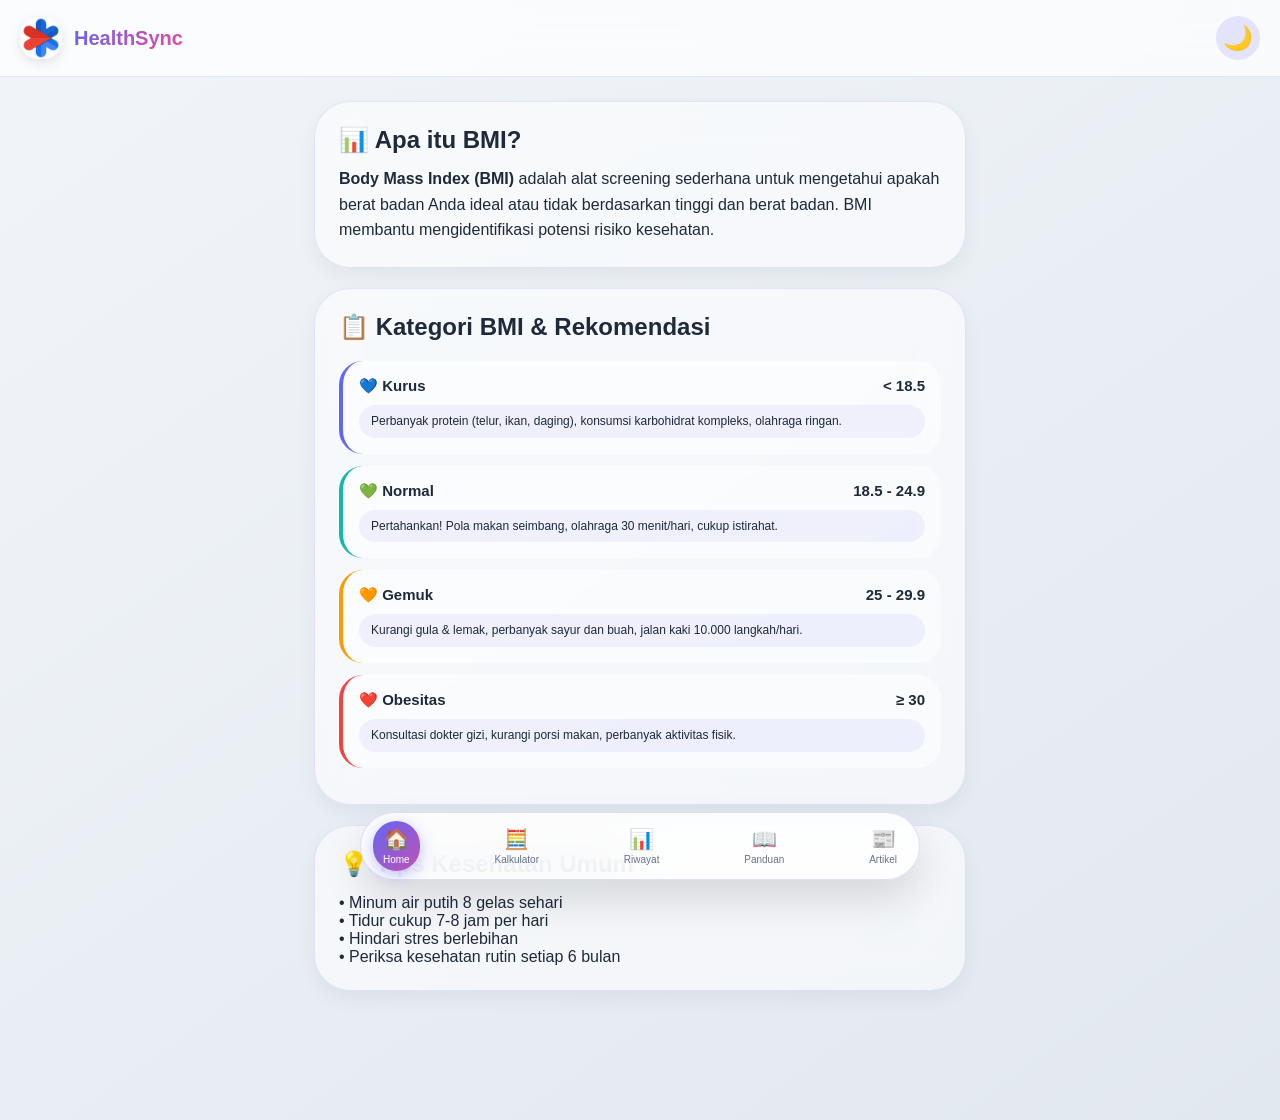
<file: index.html>
<!DOCTYPE html>
<html lang="id">
<head>
  <meta charset="UTF-8">
  <meta name="viewport" content="width=device-width, initial-scale=1.0, viewport-fit=cover, user-scalable=yes">
  <title>HealthSync | Home</title>
  <link rel="icon" type="image/webp" href="img/l1.webp">
  <link rel="stylesheet" href="style.css">
</head>
<body>

<div class="header">
  <div class="logo">
    <img src="img/l1.webp" alt="Logo" class="logo-img">
    <span class="logo-text">HealthSync</span>
  </div>
  <button onclick="toggleTheme()" class="theme-btn" id="themeToggleBtn">🌙</button>
</div>

<div class="container">
  <div class="glass-card">
    <h2 style="margin-bottom: 12px;">📊 Apa itu BMI?</h2>
    <p style="line-height: 1.6;"><strong>Body Mass Index (BMI)</strong> adalah alat screening sederhana untuk mengetahui apakah berat badan Anda ideal atau tidak berdasarkan tinggi dan berat badan. BMI membantu mengidentifikasi potensi risiko kesehatan.</p>
  </div>

  <div class="glass-card">
    <h2 style="margin-bottom: 20px;">📋 Kategori BMI & Rekomendasi</h2>
    
    <div class="bmi-category" style="border-left: 4px solid #6366F1;">
      <div class="cat-header"><span>💙 Kurus</span><span>&lt; 18.5</span></div>
      <div class="cat-rekom">Perbanyak protein (telur, ikan, daging), konsumsi karbohidrat kompleks, olahraga ringan.</div>
    </div>
    
    <div class="bmi-category" style="border-left: 4px solid #14B8A6;">
      <div class="cat-header"><span>💚 Normal</span><span>18.5 - 24.9</span></div>
      <div class="cat-rekom">Pertahankan! Pola makan seimbang, olahraga 30 menit/hari, cukup istirahat.</div>
    </div>
    
    <div class="bmi-category" style="border-left: 4px solid #F59E0B;">
      <div class="cat-header"><span>🧡 Gemuk</span><span>25 - 29.9</span></div>
      <div class="cat-rekom">Kurangi gula & lemak, perbanyak sayur dan buah, jalan kaki 10.000 langkah/hari.</div>
    </div>
    
    <div class="bmi-category" style="border-left: 4px solid #EF4444;">
      <div class="cat-header"><span>❤️ Obesitas</span><span>≥ 30</span></div>
      <div class="cat-rekom">Konsultasi dokter gizi, kurangi porsi makan, perbanyak aktivitas fisik.</div>
    </div>
  </div>

  <div class="glass-card">
    <h2 style="margin-bottom: 16px;">💡 Tips Kesehatan Umum</h2>
    <p>• Minum air putih 8 gelas sehari<br>• Tidur cukup 7-8 jam per hari<br>• Hindari stres berlebihan<br>• Periksa kesehatan rutin setiap 6 bulan</p>
  </div>
</div>

<div class="bottom-nav">
  <a href="index.html" class="nav-item active"><span>🏠</span><span>Home</span></a>
  <a href="kalkulator.html" class="nav-item"><span>🧮</span><span>Kalkulator</span></a>
  <a href="riwayat.html" class="nav-item"><span>📊</span><span>Riwayat</span></a>
  <a href="panduan.html" class="nav-item"><span>📖</span><span>Panduan</span></a>
  <a href="artikel.html" class="nav-item"><span>📰</span><span>Artikel</span></a>
</div>

<script src="script.js"></script>
</body>
</html>
</file>
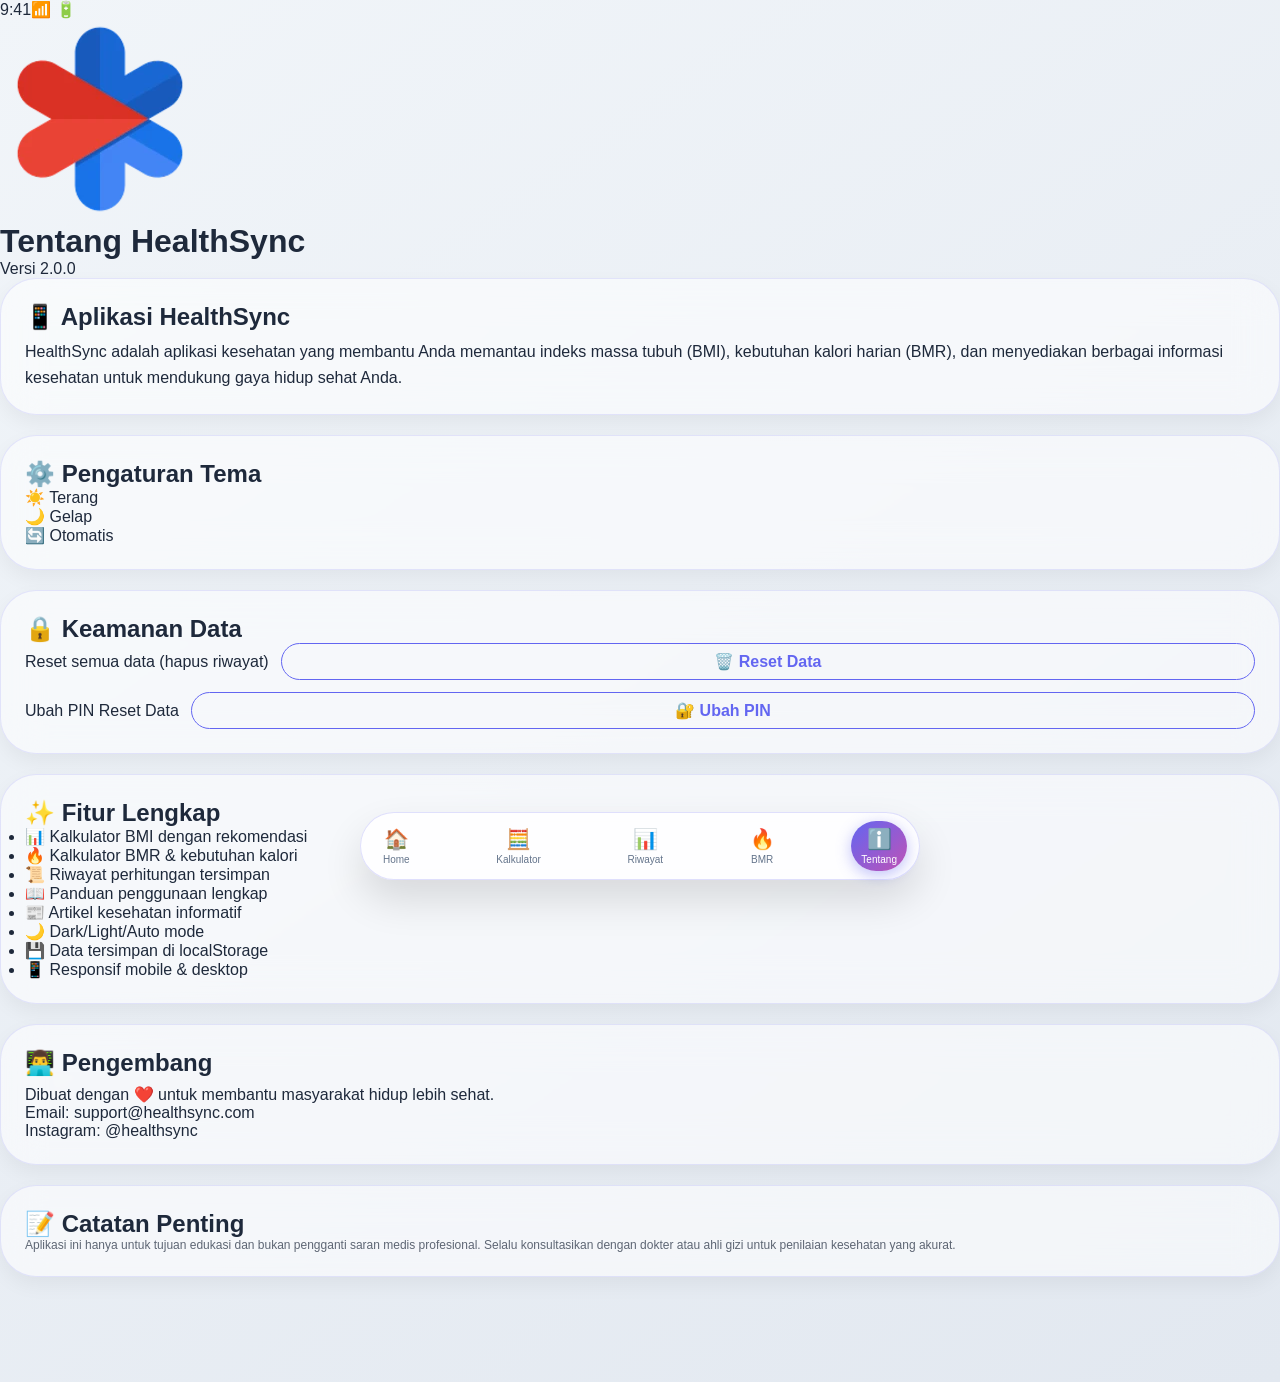
<file: about.html>
<!DOCTYPE html>
<html lang="id">
<head>
  <meta charset="UTF-8">
  <meta name="viewport" content="width=device-width, initial-scale=1.0, viewport-fit=cover, user-scalable=yes">
  <title>HealthSync | Tentang</title>
  <link rel="icon" type="image/webp" href="img/l1.webp">
  <link rel="stylesheet" href="style.css">
</head>
<body class="light">

<div class="status-bar"><span>9:41</span><span>📶 🔋</span></div>
<div class="user-section" id="userSection"></div>

<div class="main-content">
  <div class="hero">
    <img src="img/l1.webp" alt="Logo" class="hero-logo">
    <h1>Tentang HealthSync</h1>
    <div class="app-version">Versi 2.0.0</div>
  </div>

  <div class="glass-card">
    <h2>📱 Aplikasi HealthSync</h2>
    <p style="margin-top: 8px; line-height: 1.6;">HealthSync adalah aplikasi kesehatan yang membantu Anda memantau indeks massa tubuh (BMI), kebutuhan kalori harian (BMR), dan menyediakan berbagai informasi kesehatan untuk mendukung gaya hidup sehat Anda.</p>
  </div>

  <div class="glass-card">
    <h2>⚙️ Pengaturan Tema</h2>
    <div class="theme-selector">
      <div class="theme-option" data-theme="light" onclick="setThemeMode('light')">☀️ Terang</div>
      <div class="theme-option" data-theme="dark" onclick="setThemeMode('dark')">🌙 Gelap</div>
      <div class="theme-option" data-theme="auto" onclick="setThemeMode('auto')">🔄 Otomatis</div>
    </div>
  </div>

  <div class="glass-card">
    <h2>🔒 Keamanan Data</h2>
    <div style="display: flex; justify-content: space-between; align-items: center; flex-wrap: wrap; gap: 12px;">
      <span>Reset semua data (hapus riwayat)</span>
      <button onclick="openResetModal()" class="btn btn-outline" style="padding: 8px 16px; width: auto;">🗑️ Reset Data</button>
    </div>
    <div style="display: flex; justify-content: space-between; align-items: center; flex-wrap: wrap; gap: 12px; margin-top: 12px;">
      <span>Ubah PIN Reset Data</span>
      <button onclick="openChangePinModal()" class="btn btn-outline" style="padding: 8px 16px; width: auto;">🔐 Ubah PIN</button>
    </div>
  </div>

  <div class="glass-card">
    <h2>✨ Fitur Lengkap</h2>
    <ul class="feature-list">
      <li><span>📊</span> Kalkulator BMI dengan rekomendasi</li>
      <li><span>🔥</span> Kalkulator BMR & kebutuhan kalori</li>
      <li><span>📜</span> Riwayat perhitungan tersimpan</li>
      <li><span>📖</span> Panduan penggunaan lengkap</li>
      <li><span>📰</span> Artikel kesehatan informatif</li>
      <li><span>🌙</span> Dark/Light/Auto mode</li>
      <li><span>💾</span> Data tersimpan di localStorage</li>
      <li><span>📱</span> Responsif mobile & desktop</li>
    </ul>
  </div>

  <div class="glass-card">
    <h2>👨‍💻 Pengembang</h2>
    <p style="margin-top: 8px;">Dibuat dengan ❤️ untuk membantu masyarakat hidup lebih sehat.<br>Email: support@healthsync.com<br>Instagram: @healthsync</p>
  </div>

  <div class="glass-card">
    <h2>📝 Catatan Penting</h2>
    <p style="font-size: 12px; opacity: 0.7;">Aplikasi ini hanya untuk tujuan edukasi dan bukan pengganti saran medis profesional. Selalu konsultasikan dengan dokter atau ahli gizi untuk penilaian kesehatan yang akurat.</p>
  </div>
</div>

<div class="bottom-nav">
  <a href="index.html" class="nav-item"><span>🏠</span><span>Home</span></a>
  <a href="kalkulator.html" class="nav-item"><span>🧮</span><span>Kalkulator</span></a>
  <a href="riwayat.html" class="nav-item"><span>📊</span><span>Riwayat</span></a>
  <a href="bmr.html" class="nav-item"><span>🔥</span><span>BMR</span></a>
  <a href="about.html" class="nav-item active"><span>ℹ️</span><span>Tentang</span></a>
</div>

<script src="script.js"></script>
</body>
</html>
</file>
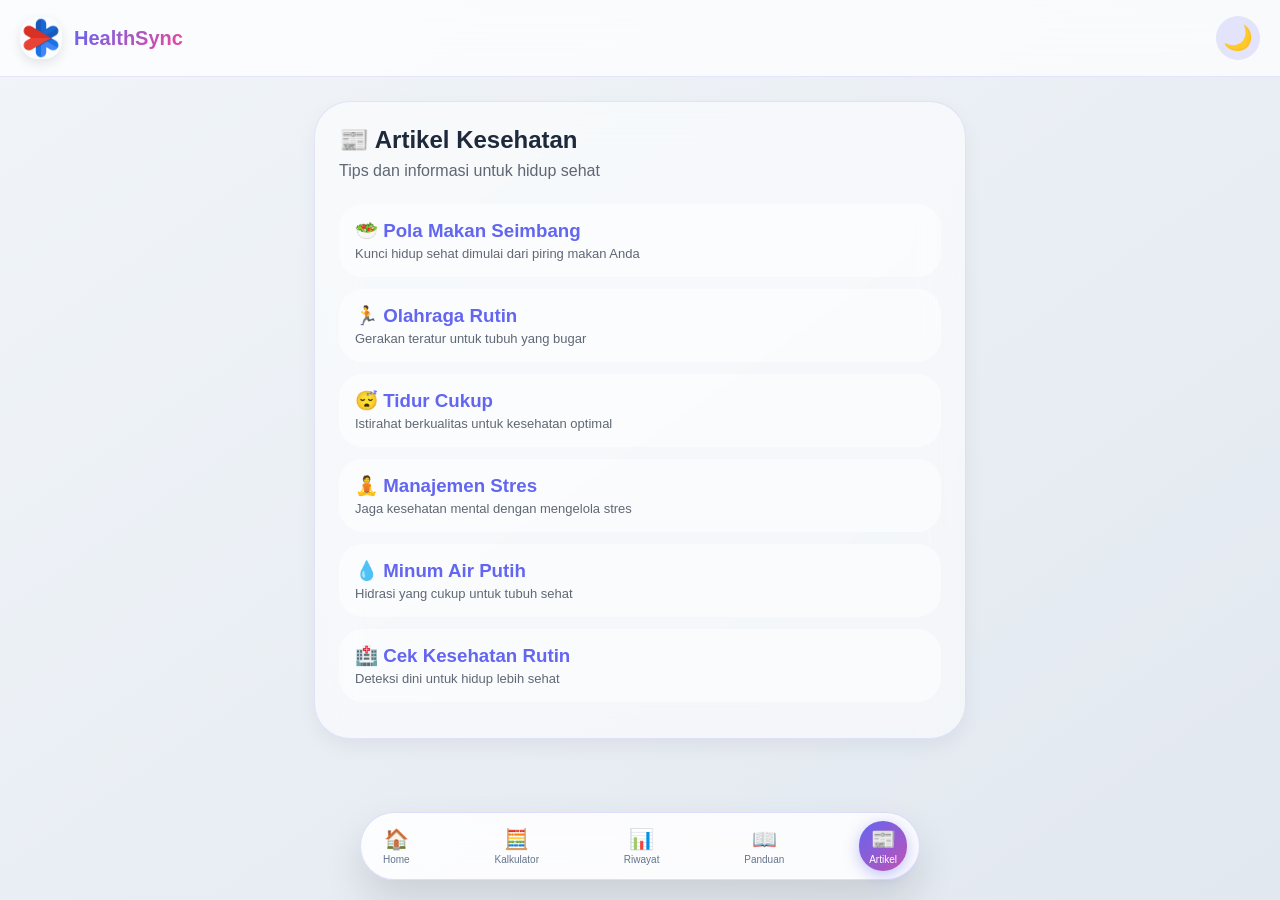
<file: artikel.html>
<!DOCTYPE html>
<html lang="id">
<head>
  <meta charset="UTF-8">
  <meta name="viewport" content="width=device-width, initial-scale=1.0, viewport-fit=cover, user-scalable=yes">
  <title>HealthSync | Artikel</title>
  <link rel="icon" type="image/webp" href="img/l1.webp">
  <link rel="stylesheet" href="style.css">
</head>
<body>

<div class="header">
  <div class="logo">
    <img src="img/l1.webp" alt="Logo" class="logo-img">
    <span class="logo-text">HealthSync</span>
  </div>
  <button onclick="toggleTheme()" class="theme-btn" id="themeToggleBtn">🌙</button>
</div>

<div class="container">
  <div class="glass-card">
    <h2 style="margin-bottom: 8px;">📰 Artikel Kesehatan</h2>
    <p style="margin-bottom: 24px; opacity: 0.7;">Tips dan informasi untuk hidup sehat</p>
    
    <div class="article-item" onclick="showArticleModal('Pola Makan Seimbang', '🥗 Konsumsilah makanan dengan gizi seimbang: karbohidrat, protein, lemak sehat, vitamin, dan mineral. Hindari makanan olahan dan perbanyak sayur serta buah-buahan segar.')">
      <h3 style="color: var(--primary); margin-bottom: 4px;">🥗 Pola Makan Seimbang</h3>
      <p style="font-size: 13px; opacity: 0.7;">Kunci hidup sehat dimulai dari piring makan Anda</p>
    </div>
    
    <div class="article-item" onclick="showArticleModal('Olahraga Rutin', '🏃 Lakukan olahraga minimal 30 menit setiap hari. Jalan kaki, bersepeda, atau berenang adalah pilihan yang baik untuk memulai kesehatan Anda.')">
      <h3 style="color: var(--primary); margin-bottom: 4px;">🏃 Olahraga Rutin</h3>
      <p style="font-size: 13px; opacity: 0.7;">Gerakan teratur untuk tubuh yang bugar</p>
    </div>
    
    <div class="article-item" onclick="showArticleModal('Tidur Cukup', '😴 Tidur 7-8 jam per hari membantu regenerasi sel dan menjaga kesehatan mental. Kurang tidur dapat memicu berbagai penyakit kronis.')">
      <h3 style="color: var(--primary); margin-bottom: 4px;">😴 Tidur Cukup</h3>
      <p style="font-size: 13px; opacity: 0.7;">Istirahat berkualitas untuk kesehatan optimal</p>
    </div>
    
    <div class="article-item" onclick="showArticleModal('Manajemen Stres', '🧘 Stres berlebih dapat mempengaruhi kesehatan fisik dan mental. Coba meditasi, yoga, atau hobi yang menyenangkan untuk relaksasi.')">
      <h3 style="color: var(--primary); margin-bottom: 4px;">🧘 Manajemen Stres</h3>
      <p style="font-size: 13px; opacity: 0.7;">Jaga kesehatan mental dengan mengelola stres</p>
    </div>
    
    <div class="article-item" onclick="showArticleModal('Minum Air Putih', '💧 Setidaknya 8 gelas air putih per hari membantu metabolisme dan menjaga hidrasi tubuh agar berfungsi optimal.')">
      <h3 style="color: var(--primary); margin-bottom: 4px;">💧 Minum Air Putih</h3>
      <p style="font-size: 13px; opacity: 0.7;">Hidrasi yang cukup untuk tubuh sehat</p>
    </div>
    
    <div class="article-item" onclick="showArticleModal('Cek Kesehatan Rutin', '🏥 Periksakan kesehatan secara rutin setiap 6 bulan untuk deteksi dini penyakit. Pencegahan lebih baik daripada mengobati.')">
      <h3 style="color: var(--primary); margin-bottom: 4px;">🏥 Cek Kesehatan Rutin</h3>
      <p style="font-size: 13px; opacity: 0.7;">Deteksi dini untuk hidup lebih sehat</p>
    </div>
  </div>
</div>

<div class="bottom-nav">
  <a href="index.html" class="nav-item"><span>🏠</span><span>Home</span></a>
  <a href="kalkulator.html" class="nav-item"><span>🧮</span><span>Kalkulator</span></a>
  <a href="riwayat.html" class="nav-item"><span>📊</span><span>Riwayat</span></a>
  <a href="panduan.html" class="nav-item"><span>📖</span><span>Panduan</span></a>
  <a href="artikel.html" class="nav-item active"><span>📰</span><span>Artikel</span></a>
</div>

<script src="script.js"></script>
</body>
</html>
</file>
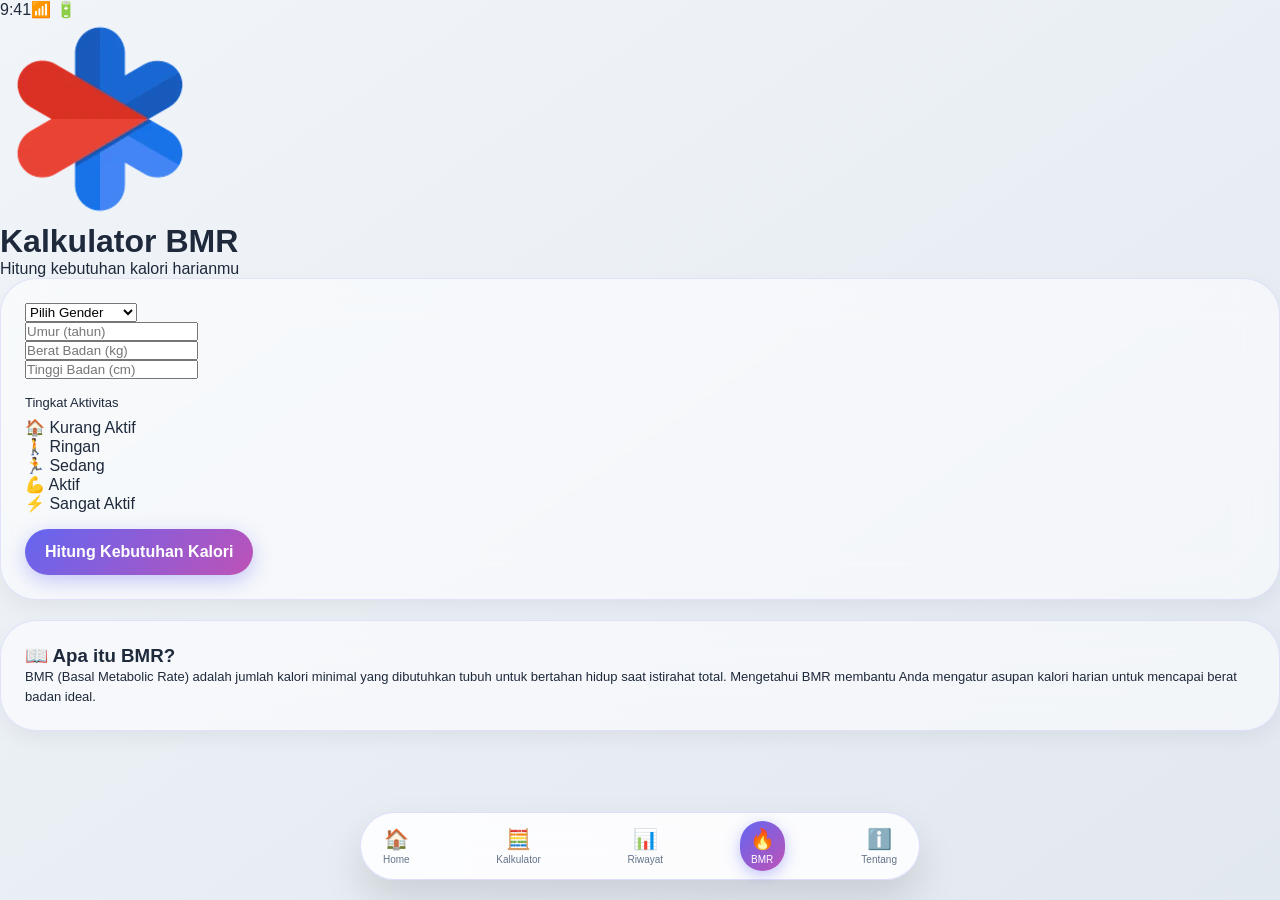
<file: bmr.html>
<!DOCTYPE html>
<html lang="id">
<head>
  <meta charset="UTF-8">
  <meta name="viewport" content="width=device-width, initial-scale=1.0, viewport-fit=cover, user-scalable=yes">
  <title>HealthSync | Kalkulator BMR</title>
  <link rel="icon" type="image/webp" href="img/l1.webp">
  <link rel="stylesheet" href="style.css">
</head>
<body class="light">

<div class="status-bar"><span>9:41</span><span>📶 🔋</span></div>
<div class="user-section" id="userSection"></div>

<div class="main-content">
  <div class="hero">
    <img src="img/l1.webp" alt="Logo" class="hero-logo">
    <h1>Kalkulator BMR</h1>
    <p class="subtitle">Hitung kebutuhan kalori harianmu</p>
  </div>

  <div class="glass-card">
    <div class="form-row">
      <div class="form-group">
        <select id="bmrGender">
          <option value="" disabled selected>Pilih Gender</option>
          <option value="Laki-laki">👨 Laki-laki</option>
          <option value="Perempuan">👩 Perempuan</option>
        </select>
      </div>
      <div class="form-group">
        <input type="number" id="bmrAge" placeholder="Umur (tahun)">
      </div>
    </div>
    <div class="form-row">
      <div class="form-group">
        <input type="number" id="bmrWeight" placeholder="Berat Badan (kg)" step="0.1">
      </div>
      <div class="form-group">
        <input type="number" id="bmrHeight" placeholder="Tinggi Badan (cm)">
      </div>
    </div>

    <div style="margin: 16px 0;">
      <div style="font-size: 13px; margin-bottom: 8px;">Tingkat Aktivitas</div>
      <div class="activity-selector">
        <div class="activity-btn active" onclick="setActivity('sedentary', this)">🏠 Kurang Aktif</div>
        <div class="activity-btn" onclick="setActivity('light', this)">🚶 Ringan</div>
        <div class="activity-btn" onclick="setActivity('moderate', this)">🏃 Sedang</div>
        <div class="activity-btn" onclick="setActivity('active', this)">💪 Aktif</div>
        <div class="activity-btn" onclick="setActivity('veryActive', this)">⚡ Sangat Aktif</div>
      </div>
    </div>

    <button onclick="calculateBMR()" class="btn btn-primary">Hitung Kebutuhan Kalori</button>
    <div id="bmrResult"></div>
  </div>

  <div class="glass-card">
    <h3>📖 Apa itu BMR?</h3>
    <p style="font-size: 13px; line-height: 1.5;">BMR (Basal Metabolic Rate) adalah jumlah kalori minimal yang dibutuhkan tubuh untuk bertahan hidup saat istirahat total. Mengetahui BMR membantu Anda mengatur asupan kalori harian untuk mencapai berat badan ideal.</p>
  </div>
</div>

<div class="bottom-nav">
  <a href="index.html" class="nav-item"><span>🏠</span><span>Home</span></a>
  <a href="kalkulator.html" class="nav-item"><span>🧮</span><span>Kalkulator</span></a>
  <a href="riwayat.html" class="nav-item"><span>📊</span><span>Riwayat</span></a>
  <a href="bmr.html" class="nav-item active"><span>🔥</span><span>BMR</span></a>
  <a href="about.html" class="nav-item"><span>ℹ️</span><span>Tentang</span></a>
</div>

<script src="script.js"></script>
</body>
</html>
</file>
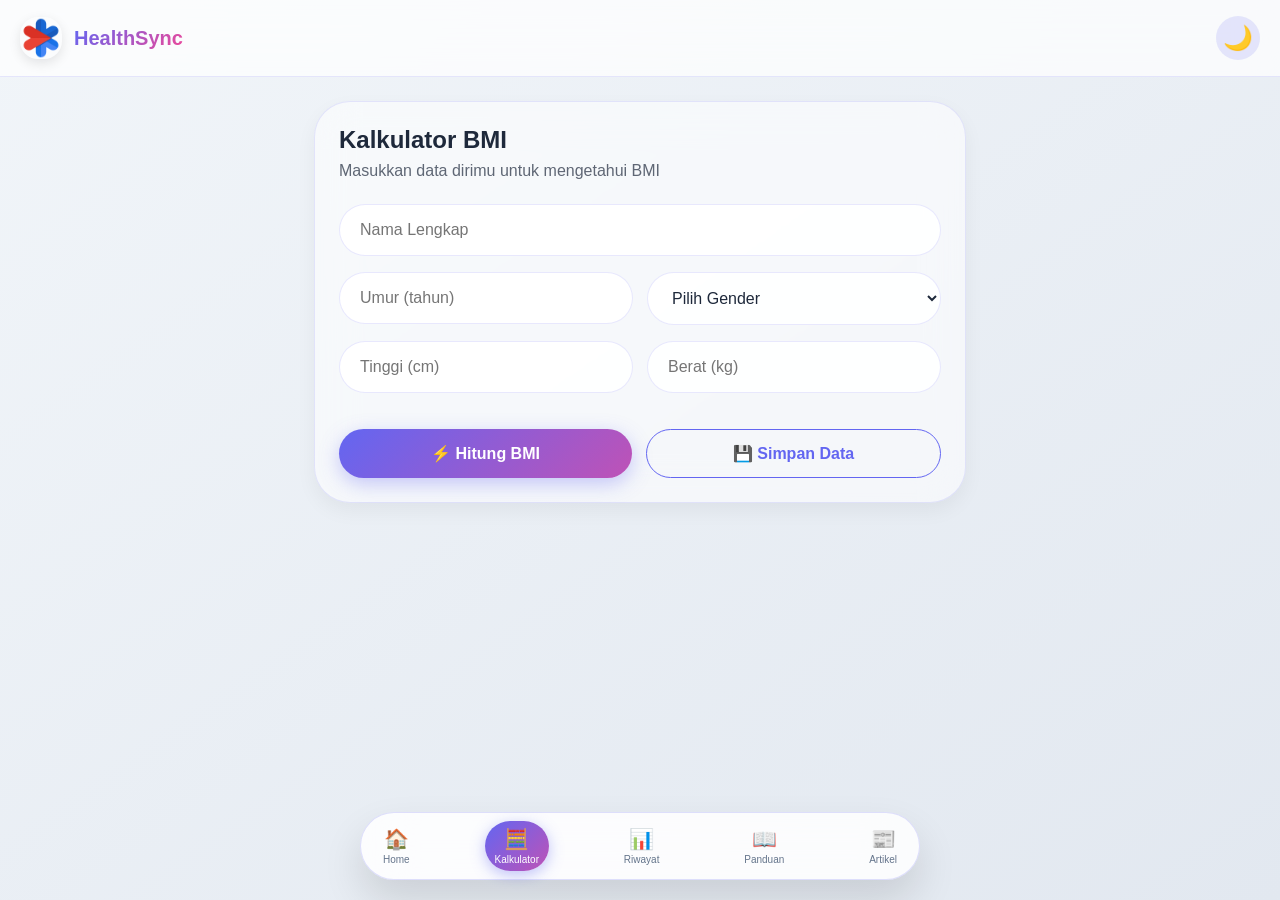
<file: kalkulator.html>
<!DOCTYPE html>
<html lang="id">
<head>
  <meta charset="UTF-8">
  <meta name="viewport" content="width=device-width, initial-scale=1.0, viewport-fit=cover, user-scalable=yes">
  <title>HealthSync | Kalkulator</title>
  <link rel="icon" type="image/webp" href="img/l1.webp">
  <link rel="stylesheet" href="style.css">
</head>
<body>

<div class="header">
  <div class="logo">
    <img src="img/l1.webp" alt="Logo" class="logo-img">
    <span class="logo-text">HealthSync</span>
  </div>
  <button onclick="toggleTheme()" class="theme-btn" id="themeToggleBtn">🌙</button>
</div>

<div class="container">
  <div class="glass-card">
    <h2 style="margin-bottom: 8px;">Kalkulator BMI</h2>
    <p style="margin-bottom: 24px; opacity: 0.7;">Masukkan data dirimu untuk mengetahui BMI</p>
    
    <div class="input-group">
      <input type="text" id="nama" placeholder="Nama Lengkap" autocomplete="off">
    </div>
    
    <div class="input-row">
      <div class="input-group">
        <input type="number" id="umur" placeholder="Umur (tahun)" min="1" max="120">
      </div>
      <div class="input-group">
        <select id="gender">
          <option value="" disabled selected>Pilih Gender</option>
          <option value="Laki-laki">👨 Laki-laki</option>
          <option value="Perempuan">👩 Perempuan</option>
        </select>
      </div>
    </div>
    
    <div class="input-row">
      <div class="input-group">
        <input type="number" id="tinggi" placeholder="Tinggi (cm)" step="1" min="50" max="250">
      </div>
      <div class="input-group">
        <input type="number" id="berat" placeholder="Berat (kg)" step="0.1" min="10" max="300">
      </div>
    </div>
    
    <div class="btn-group">
      <button onclick="hitungBMI()" class="btn btn-primary">⚡ Hitung BMI</button>
      <button onclick="simpanKeRiwayat()" class="btn btn-outline" id="btnSimpan" disabled>💾 Simpan Data</button>
    </div>
  </div>

  <div id="hasil" class="result-card" style="display: none;"></div>
</div>

<div class="bottom-nav">
  <a href="index.html" class="nav-item"><span>🏠</span><span>Home</span></a>
  <a href="kalkulator.html" class="nav-item active"><span>🧮</span><span>Kalkulator</span></a>
  <a href="riwayat.html" class="nav-item"><span>📊</span><span>Riwayat</span></a>
  <a href="panduan.html" class="nav-item"><span>📖</span><span>Panduan</span></a>
  <a href="artikel.html" class="nav-item"><span>📰</span><span>Artikel</span></a>
</div>

<script src="script.js"></script>
</body>
</html>
</file>
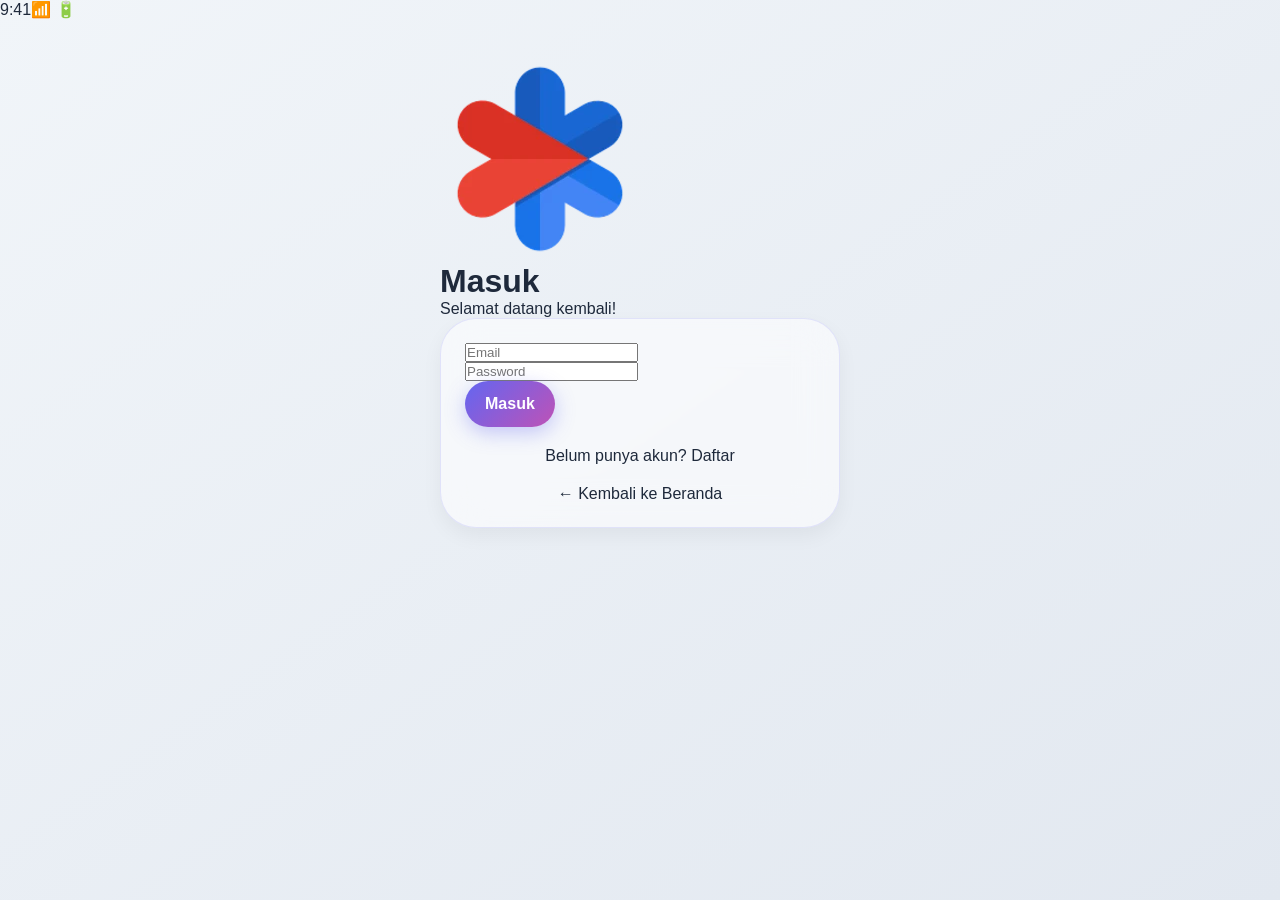
<file: login.html>
<!DOCTYPE html>
<html lang="id">
<head>
  <meta charset="UTF-8">
  <meta name="viewport" content="width=device-width, initial-scale=1.0, viewport-fit=cover, user-scalable=yes">
  <title>HealthSync | Login</title>
  <link rel="icon" type="image/webp" href="img/l1.webp">
  <link rel="stylesheet" href="style.css">
  <style>
    .login-container { max-width: 400px; margin: 0 auto; padding-top: 40px; }
    .back-link { text-align: center; margin-top: 20px; }
    .back-link a { color: var(--apple-blue); text-decoration: none; }
  </style>
</head>
<body class="light">

<div class="status-bar"><span>9:41</span><span>📶 🔋</span></div>

<div class="main-content">
  <div class="login-container">
    <div class="hero"><img src="img/l1.webp" alt="Logo" class="hero-logo"><h1>Masuk</h1><p class="subtitle">Selamat datang kembali!</p></div>

    <div class="glass-card">
      <div class="form-group"><input type="email" id="loginEmail" placeholder="Email"></div>
      <div class="form-group"><input type="password" id="loginPassword" placeholder="Password"></div>
      <button onclick="doLogin()" class="btn btn-primary">Masuk</button>
      <div class="back-link"><a href="registrasi.html">Belum punya akun? Daftar</a></div>
      <div class="back-link"><a href="index.html">← Kembali ke Beranda</a></div>
    </div>
  </div>
</div>

<script>
function doLogin() {
  const email = document.getElementById('loginEmail').value.trim();
  const password = document.getElementById('loginPassword').value;
  if (!email || !password) return alert('Isi email dan password!');
  
  const users = JSON.parse(localStorage.getItem('users')) || [];
  const user = users.find(u => u.email === email && u.password === password);
  if (user) {
    localStorage.setItem('currentUser', JSON.stringify({ nama: user.nama, email: user.email }));
    alert('Login berhasil!');
    window.location.href = 'index.html';
  } else {
    alert('Email atau password salah!');
  }
}
</script>
</body>
</html>
</file>
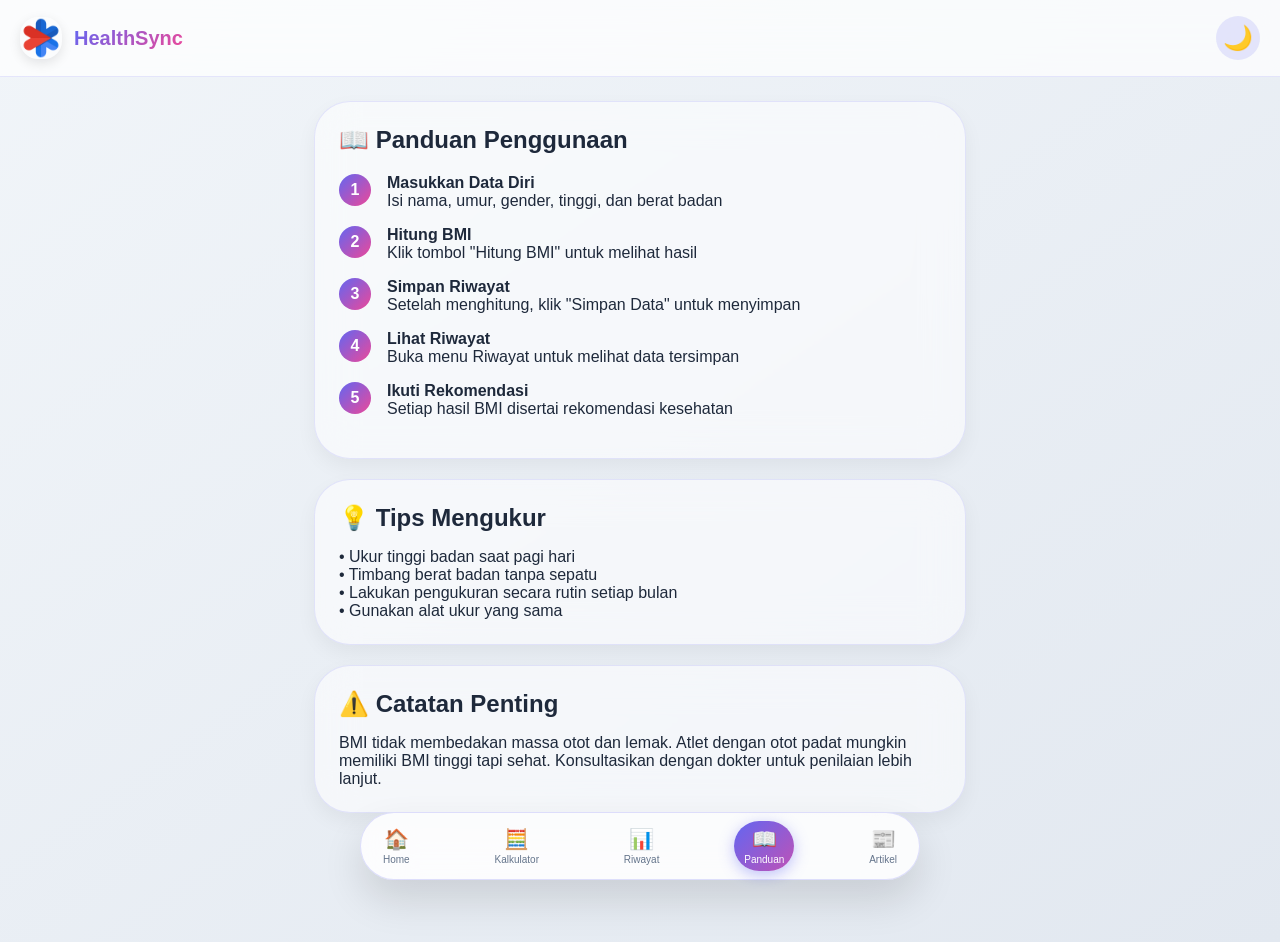
<file: panduan.html>
<!DOCTYPE html>
<html lang="id">
<head>
  <meta charset="UTF-8">
  <meta name="viewport" content="width=device-width, initial-scale=1.0, viewport-fit=cover, user-scalable=yes">
  <title>HealthSync | Panduan</title>
  <link rel="icon" type="image/webp" href="img/l1.webp">
  <link rel="stylesheet" href="style.css">
</head>
<body>

<div class="header">
  <div class="logo">
    <img src="img/l1.webp" alt="Logo" class="logo-img">
    <span class="logo-text">HealthSync</span>
  </div>
  <button onclick="toggleTheme()" class="theme-btn" id="themeToggleBtn">🌙</button>
</div>

<div class="container">
  <div class="glass-card">
    <h2 style="margin-bottom: 20px;">📖 Panduan Penggunaan</h2>
    
    <div style="margin-bottom: 16px; display: flex; gap: 16px; align-items: flex-start;">
      <div style="width: 32px; height: 32px; background: linear-gradient(135deg, #6366F1, #EC4899); border-radius: 50%; display: flex; align-items: center; justify-content: center; color: white; font-weight: bold;">1</div>
      <div><strong>Masukkan Data Diri</strong><br>Isi nama, umur, gender, tinggi, dan berat badan</div>
    </div>
    
    <div style="margin-bottom: 16px; display: flex; gap: 16px; align-items: flex-start;">
      <div style="width: 32px; height: 32px; background: linear-gradient(135deg, #6366F1, #EC4899); border-radius: 50%; display: flex; align-items: center; justify-content: center; color: white; font-weight: bold;">2</div>
      <div><strong>Hitung BMI</strong><br>Klik tombol "Hitung BMI" untuk melihat hasil</div>
    </div>
    
    <div style="margin-bottom: 16px; display: flex; gap: 16px; align-items: flex-start;">
      <div style="width: 32px; height: 32px; background: linear-gradient(135deg, #6366F1, #EC4899); border-radius: 50%; display: flex; align-items: center; justify-content: center; color: white; font-weight: bold;">3</div>
      <div><strong>Simpan Riwayat</strong><br>Setelah menghitung, klik "Simpan Data" untuk menyimpan</div>
    </div>
    
    <div style="margin-bottom: 16px; display: flex; gap: 16px; align-items: flex-start;">
      <div style="width: 32px; height: 32px; background: linear-gradient(135deg, #6366F1, #EC4899); border-radius: 50%; display: flex; align-items: center; justify-content: center; color: white; font-weight: bold;">4</div>
      <div><strong>Lihat Riwayat</strong><br>Buka menu Riwayat untuk melihat data tersimpan</div>
    </div>
    
    <div style="margin-bottom: 16px; display: flex; gap: 16px; align-items: flex-start;">
      <div style="width: 32px; height: 32px; background: linear-gradient(135deg, #6366F1, #EC4899); border-radius: 50%; display: flex; align-items: center; justify-content: center; color: white; font-weight: bold;">5</div>
      <div><strong>Ikuti Rekomendasi</strong><br>Setiap hasil BMI disertai rekomendasi kesehatan</div>
    </div>
  </div>

  <div class="glass-card">
    <h2 style="margin-bottom: 16px;">💡 Tips Mengukur</h2>
    <p>• Ukur tinggi badan saat pagi hari<br>• Timbang berat badan tanpa sepatu<br>• Lakukan pengukuran secara rutin setiap bulan<br>• Gunakan alat ukur yang sama</p>
  </div>

  <div class="glass-card">
    <h2 style="margin-bottom: 16px;">⚠️ Catatan Penting</h2>
    <p>BMI tidak membedakan massa otot dan lemak. Atlet dengan otot padat mungkin memiliki BMI tinggi tapi sehat. Konsultasikan dengan dokter untuk penilaian lebih lanjut.</p>
  </div>
</div>

<div class="bottom-nav">
  <a href="index.html" class="nav-item"><span>🏠</span><span>Home</span></a>
  <a href="kalkulator.html" class="nav-item"><span>🧮</span><span>Kalkulator</span></a>
  <a href="riwayat.html" class="nav-item"><span>📊</span><span>Riwayat</span></a>
  <a href="panduan.html" class="nav-item active"><span>📖</span><span>Panduan</span></a>
  <a href="artikel.html" class="nav-item"><span>📰</span><span>Artikel</span></a>
</div>

<script src="script.js"></script>
</body>
</html>
</file>
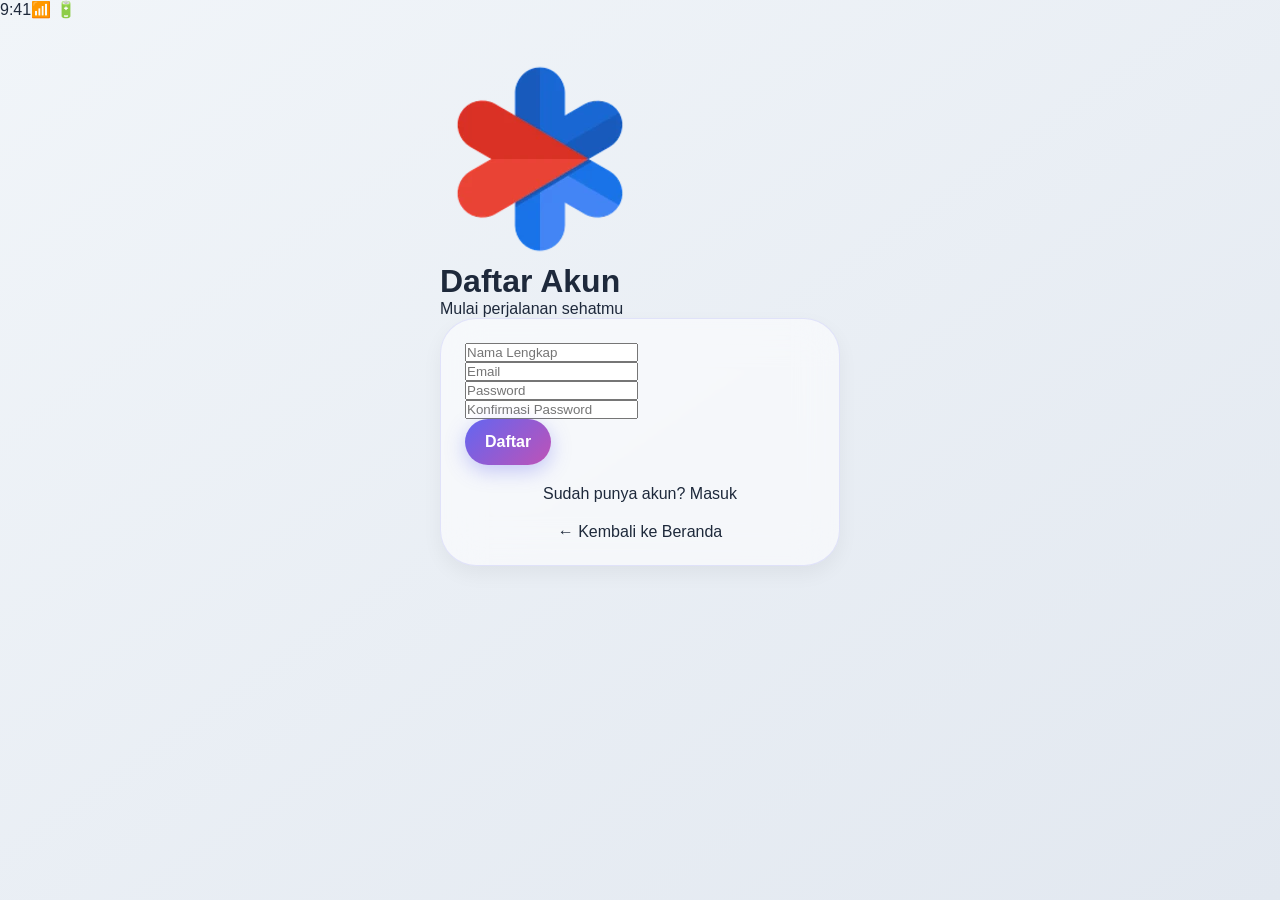
<file: registrasi.html>
<!DOCTYPE html>
<html lang="id">
<head>
  <meta charset="UTF-8">
  <meta name="viewport" content="width=device-width, initial-scale=1.0, viewport-fit=cover, user-scalable=yes">
  <title>HealthSync | Daftar</title>
  <link rel="icon" type="image/webp" href="img/l1.webp">
  <link rel="stylesheet" href="style.css">
  <style>
    .register-container { max-width: 400px; margin: 0 auto; padding-top: 40px; }
    .back-link { text-align: center; margin-top: 20px; }
    .back-link a { color: var(--apple-blue); text-decoration: none; }
  </style>
</head>
<body class="light">

<div class="status-bar"><span>9:41</span><span>📶 🔋</span></div>

<div class="main-content">
  <div class="register-container">
    <div class="hero"><img src="img/l1.webp" alt="Logo" class="hero-logo"><h1>Daftar Akun</h1><p class="subtitle">Mulai perjalanan sehatmu</p></div>

    <div class="glass-card">
      <div class="form-group"><input type="text" id="regNama" placeholder="Nama Lengkap"></div>
      <div class="form-group"><input type="email" id="regEmail" placeholder="Email"></div>
      <div class="form-group"><input type="password" id="regPassword" placeholder="Password"></div>
      <div class="form-group"><input type="password" id="regConfirm" placeholder="Konfirmasi Password"></div>
      <button onclick="doRegister()" class="btn btn-primary">Daftar</button>
      <div class="back-link"><a href="login.html">Sudah punya akun? Masuk</a></div>
      <div class="back-link"><a href="index.html">← Kembali ke Beranda</a></div>
    </div>
  </div>
</div>

<script>
function doRegister() {
  const nama = document.getElementById('regNama').value.trim();
  const email = document.getElementById('regEmail').value.trim();
  const password = document.getElementById('regPassword').value;
  const confirm = document.getElementById('regConfirm').value;
  
  if (!nama || !email || !password) return alert('Isi semua data!');
  if (password !== confirm) return alert('Password tidak cocok!');
  if (password.length < 4) return alert('Password minimal 4 karakter!');
  
  const users = JSON.parse(localStorage.getItem('users')) || [];
  if (users.find(u => u.email === email)) return alert('Email sudah terdaftar!');
  
  users.push({ nama, email, password });
  localStorage.setItem('users', JSON.stringify(users));
  alert('Pendaftaran berhasil! Silakan login.');
  window.location.href = 'login.html';
}
</script>
</body>
</html>
</file>
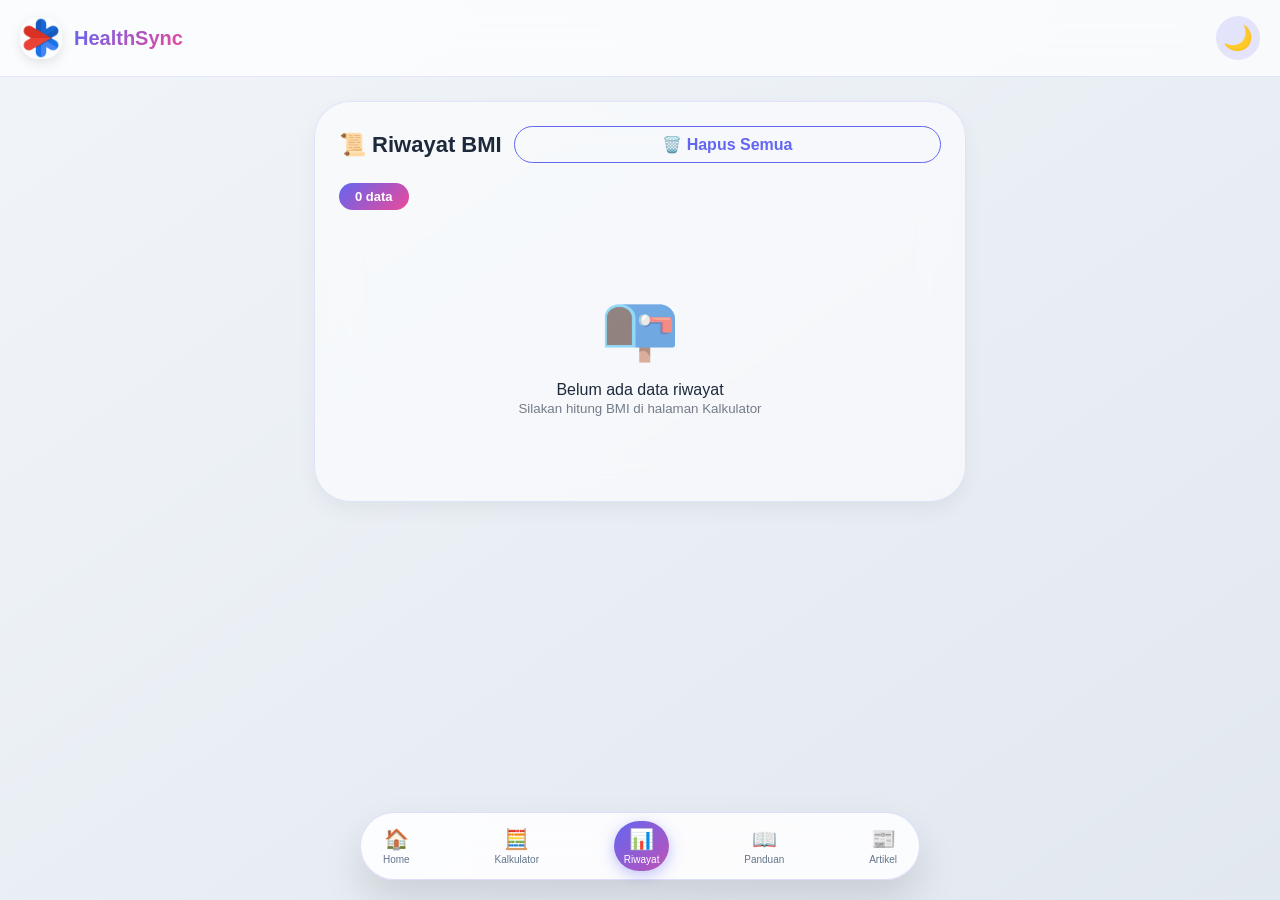
<file: riwayat.html>
<!DOCTYPE html>
<html lang="id">
<head>
  <meta charset="UTF-8">
  <meta name="viewport" content="width=device-width, initial-scale=1.0, viewport-fit=cover, user-scalable=yes">
  <title>HealthSync | Riwayat</title>
  <link rel="icon" type="image/webp" href="img/l1.webp">
  <link rel="stylesheet" href="style.css">
</head>
<body>

<div class="header">
  <div class="logo">
    <img src="img/l1.webp" alt="Logo" class="logo-img">
    <span class="logo-text">HealthSync</span>
  </div>
  <button onclick="toggleTheme()" class="theme-btn" id="themeToggleBtn">🌙</button>
</div>

<div class="container">
  <div class="glass-card">
    <div class="history-header">
      <h2 style="font-size: 22px;">📜 Riwayat BMI</h2>
      <button onclick="hapusSemua()" class="btn btn-outline" style="padding: 8px 16px;">🗑️ Hapus Semua</button>
    </div>
    
    <div id="jumlahData" class="badge-count" style="display: inline-block; margin-bottom: 20px;">0 data</div>
    
    <div id="emptyState" class="empty-state" style="display: none;">
      <span>📭</span>
      <p style="margin-top: 12px;">Belum ada data riwayat</p>
      <small style="opacity: 0.6;">Silakan hitung BMI di halaman Kalkulator</small>
    </div>
    
    <ul id="listRiwayat" class="riwayat-list"></ul>
  </div>
</div>

<div class="bottom-nav">
  <a href="index.html" class="nav-item"><span>🏠</span><span>Home</span></a>
  <a href="kalkulator.html" class="nav-item"><span>🧮</span><span>Kalkulator</span></a>
  <a href="riwayat.html" class="nav-item active"><span>📊</span><span>Riwayat</span></a>
  <a href="panduan.html" class="nav-item"><span>📖</span><span>Panduan</span></a>
  <a href="artikel.html" class="nav-item"><span>📰</span><span>Artikel</span></a>
</div>

<script src="script.js"></script>
</body>
</html>
</file>
<file: style.css>
/* ========== LIQUID GLASS THEME ========== */
* {
  margin: 0;
  padding: 0;
  box-sizing: border-box;
  -webkit-tap-highlight-color: transparent;
}

:root {
  --primary: #6366F1;
  --primary-light: #818CF8;
  --primary-dark: #4F46E5;
  --secondary: #EC4899;
  --secondary-light: #F472B6;
  --bg-light: #F1F5F9;
  --bg-dark: #0F172A;
  --text-light: #1E293B;
  --text-dark: #F8FAFC;
  --border-light: rgba(99, 102, 241, 0.15);
  --border-dark: rgba(236, 72, 153, 0.2);
  --shadow-sm: 0 8px 20px rgba(0, 0, 0, 0.05);
  --shadow-md: 0 12px 30px rgba(0, 0, 0, 0.08);
  --shadow-lg: 0 20px 40px rgba(0, 0, 0, 0.12);
  --blur: 20px;
}

body {
  background: linear-gradient(145deg, var(--bg-light) 0%, #E2E8F0 100%);
  color: var(--text-light);
  font-family: -apple-system, 'Inter', 'Segoe UI', Roboto, sans-serif;
  min-height: 100vh;
  padding-bottom: 85px;
  transition: background 0.3s cubic-bezier(0.4, 0, 0.2, 1);
}

body.dark {
  background: linear-gradient(145deg, var(--bg-dark) 0%, #020617 100%);
  color: var(--text-dark);
}

/* ========== GLASS CARD ========== */
.glass-card {
  background: rgba(255, 255, 255, 0.55);
  backdrop-filter: blur(var(--blur));
  border-radius: 36px;
  padding: 24px;
  margin-bottom: 20px;
  border: 1px solid var(--border-light);
  transition: all 0.4s cubic-bezier(0.2, 0.9, 0.4, 1.1);
  box-shadow: var(--shadow-sm);
}

.dark .glass-card {
  background: rgba(30, 41, 59, 0.55);
  border-color: var(--border-dark);
}

.glass-card:hover {
  transform: translateY(-5px);
  border-color: var(--primary);
  box-shadow: var(--shadow-md);
}

/* ========== HEADER ========== */
.header {
  display: flex;
  justify-content: space-between;
  align-items: center;
  padding: 16px 20px;
  background: rgba(255, 255, 255, 0.7);
  backdrop-filter: blur(var(--blur));
  position: sticky;
  top: 0;
  z-index: 99;
  border-bottom: 1px solid var(--border-light);
}

.dark .header {
  background: rgba(15, 23, 42, 0.7);
}

.logo {
  display: flex;
  align-items: center;
  gap: 12px;
}

.logo-img {
  width: 42px;
  height: 42px;
  border-radius: 18px;
  box-shadow: 0 4px 12px rgba(0, 0, 0, 0.1);
}

.logo-text {
  font-size: 20px;
  font-weight: 800;
  background: linear-gradient(135deg, var(--primary), var(--secondary));
  background-clip: text;
  -webkit-background-clip: text;
  color: transparent;
}

.theme-btn {
  background: rgba(99, 102, 241, 0.15);
  border: none;
  font-size: 24px;
  padding: 10px;
  border-radius: 50%;
  cursor: pointer;
  transition: all 0.2s;
  width: 44px;
  height: 44px;
  display: flex;
  align-items: center;
  justify-content: center;
}

.theme-btn:hover {
  background: rgba(99, 102, 241, 0.3);
  transform: scale(1.05);
}

/* ========== BOTTOM NAVIGATION ========== */
.bottom-nav {
  position: fixed;
  bottom: 16px;
  left: 16px;
  right: 16px;
  background: rgba(255, 255, 255, 0.85);
  backdrop-filter: blur(25px);
  border-radius: 50px;
  padding: 8px 12px;
  display: flex;
  justify-content: space-between;
  z-index: 99;
  border: 1px solid rgba(99, 102, 241, 0.2);
  box-shadow: var(--shadow-lg);
}

.dark .bottom-nav {
  background: rgba(30, 41, 59, 0.85);
  border-color: rgba(236, 72, 153, 0.2);
}

.nav-item {
  display: flex;
  flex-direction: column;
  align-items: center;
  gap: 3px;
  text-decoration: none;
  color: #64748B;
  padding: 6px 10px;
  border-radius: 40px;
  transition: all 0.3s cubic-bezier(0.2, 0.9, 0.4, 1.1);
}

.dark .nav-item {
  color: #94A3B8;
}

.nav-item span:first-child {
  font-size: 20px;
}

.nav-item span:last-child {
  font-size: 10px;
  font-weight: 500;
}

.nav-item.active {
  background: linear-gradient(135deg, var(--primary), var(--secondary));
  color: white;
  box-shadow: 0 4px 15px rgba(99, 102, 241, 0.4);
  background-size: 150% 150%;
  animation: gradientShift 3s ease infinite;
}

@keyframes gradientShift {
  0%, 100% { background-position: 0% 50%; }
  50% { background-position: 100% 50%; }
}

.nav-item:active {
  transform: scale(0.95);
}

/* ========== CONTAINER ========== */
.container {
  max-width: 700px;
  margin: 0 auto;
  padding: 20px;
  animation: fadeInUp 0.5s cubic-bezier(0.2, 0.9, 0.4, 1.1);
}

@keyframes fadeInUp {
  from { opacity: 0; transform: translateY(30px); }
  to { opacity: 1; transform: translateY(0); }
}

/* ========== FORM ========== */
.input-group {
  margin-bottom: 16px;
}

.input-group input,
.input-group select {
  width: 100%;
  padding: 16px 20px;
  border-radius: 30px;
  border: 1.5px solid var(--border-light);
  background: rgba(255, 255, 255, 0.9);
  font-size: 16px;
  transition: all 0.2s;
  color: var(--text-light);
}

.dark .input-group input,
.dark .input-group select {
  background: rgba(51, 65, 85, 0.9);
  color: var(--text-dark);
  border-color: rgba(236, 72, 153, 0.3);
}

.input-group input:focus,
.input-group select:focus {
  outline: none;
  border-color: var(--primary);
  box-shadow: 0 0 0 4px rgba(99, 102, 241, 0.2);
  transform: scale(1.01);
}

.input-row {
  display: flex;
  gap: 14px;
}

.input-row .input-group {
  flex: 1;
}

/* ========== BUTTONS ========== */
.btn-group {
  display: flex;
  gap: 14px;
  margin-top: 20px;
}

.btn {
  flex: 1;
  padding: 14px 20px;
  border-radius: 40px;
  font-size: 16px;
  font-weight: 700;
  border: none;
  cursor: pointer;
  transition: all 0.2s ease;
  text-align: center;
}

.btn-primary {
  background: linear-gradient(135deg, var(--primary), var(--secondary));
  color: white;
  box-shadow: 0 6px 20px rgba(99, 102, 241, 0.35);
  background-size: 150% 150%;
  animation: gradientShift 3s ease infinite;
}

.btn-primary:active {
  transform: scale(0.97);
}

.btn-outline {
  background: transparent;
  border: 1.5px solid var(--primary);
  color: var(--primary);
}

.btn-outline:active {
  transform: scale(0.97);
}

/* ========== BMI CATEGORIES ========== */
.bmi-category {
  padding: 16px;
  margin-bottom: 12px;
  border-radius: 24px;
  background: rgba(255, 255, 255, 0.5);
  transition: all 0.2s;
  cursor: pointer;
}

.dark .bmi-category {
  background: rgba(51, 65, 85, 0.5);
}

.bmi-category:hover {
  transform: translateX(8px);
  background: rgba(99, 102, 241, 0.1);
}

.cat-header {
  display: flex;
  justify-content: space-between;
  margin-bottom: 10px;
  font-weight: 700;
  font-size: 15px;
}

.cat-rekom {
  font-size: 12px;
  padding: 8px 12px;
  background: rgba(99, 102, 241, 0.08);
  border-radius: 18px;
  line-height: 1.4;
}

/* ========== RESULT CARD ========== */
.result-card {
  margin-top: 20px;
  padding: 28px;
  border-radius: 36px;
  background: linear-gradient(135deg, rgba(99, 102, 241, 0.12), rgba(236, 72, 153, 0.08));
  backdrop-filter: blur(12px);
  text-align: center;
  animation: slideUp 0.4s ease;
  border: 1px solid rgba(99, 102, 241, 0.2);
}

.result-emoji {
  font-size: 56px;
  margin-bottom: 12px;
}

.result-bmi {
  font-size: 52px;
  font-weight: 800;
  background: linear-gradient(135deg, var(--primary), var(--secondary));
  background-clip: text;
  -webkit-background-clip: text;
  color: transparent;
  margin: 12px 0;
}

.result-kategori {
  display: inline-block;
  padding: 6px 20px;
  border-radius: 40px;
  font-size: 14px;
  font-weight: 600;
  margin: 10px 0;
}

.result-rekom {
  margin-top: 16px;
  padding: 14px;
  background: rgba(0, 0, 0, 0.05);
  border-radius: 24px;
  font-size: 13px;
  text-align: left;
  line-height: 1.5;
}

.dark .result-rekom {
  background: rgba(255, 255, 255, 0.05);
}

@keyframes slideUp {
  from { opacity: 0; transform: translateY(40px) scale(0.96); }
  to { opacity: 1; transform: translateY(0) scale(1); }
}

/* ========== RIWAYAT ========== */
.history-header {
  display: flex;
  justify-content: space-between;
  align-items: center;
  margin-bottom: 20px;
  flex-wrap: wrap;
  gap: 12px;
}

.badge-count {
  background: linear-gradient(135deg, var(--primary), var(--secondary));
  padding: 6px 16px;
  border-radius: 30px;
  font-size: 13px;
  font-weight: 600;
  color: white;
  display: inline-block;
}

.riwayat-list {
  list-style: none;
}

.riwayat-item {
  background: rgba(255, 255, 255, 0.55);
  backdrop-filter: blur(12px);
  border-radius: 28px;
  padding: 18px;
  margin-bottom: 14px;
  border: 1px solid var(--border-light);
  transition: all 0.2s;
}

.dark .riwayat-item {
  background: rgba(51, 65, 85, 0.5);
}

.riwayat-item:hover {
  transform: translateX(6px);
  border-color: var(--primary);
}

.riwayat-nama {
  font-weight: 800;
  font-size: 16px;
  color: var(--primary);
}

.riwayat-tgl {
  font-size: 10px;
  opacity: 0.6;
}

.riwayat-bmi {
  font-size: 26px;
  font-weight: 800;
  margin-right: 10px;
}

.riwayat-kat {
  display: inline-block;
  padding: 4px 14px;
  border-radius: 30px;
  font-size: 11px;
  font-weight: 600;
}

.riwayat-detail {
  font-size: 12px;
  opacity: 0.7;
  display: flex;
  gap: 16px;
  flex-wrap: wrap;
  margin: 12px 0;
}

.riwayat-rekom {
  font-size: 11px;
  padding: 10px;
  background: rgba(99, 102, 241, 0.08);
  border-radius: 18px;
  margin-top: 8px;
}

.riwayat-item button {
  background: #EF4444;
  border: none;
  padding: 8px 18px;
  border-radius: 30px;
  color: white;
  font-size: 12px;
  cursor: pointer;
  margin-top: 12px;
  transition: all 0.2s;
}

.riwayat-item button:active {
  transform: scale(0.95);
}

.empty-state {
  text-align: center;
  padding: 60px 20px;
}

.empty-state span {
  font-size: 64px;
  display: block;
  margin-bottom: 16px;
  opacity: 0.6;
}

/* ========== ARTIKEL ========== */
.article-item {
  padding: 16px;
  margin-bottom: 12px;
  border-radius: 24px;
  background: rgba(255, 255, 255, 0.5);
  transition: all 0.2s;
  cursor: pointer;
}

.dark .article-item {
  background: rgba(51, 65, 85, 0.5);
}

.article-item:hover {
  transform: translateX(8px);
  background: rgba(99, 102, 241, 0.1);
}

/* ========== MODAL BOTTOM SHEET ========== */
.modal-overlay {
  position: fixed;
  top: 0;
  left: 0;
  right: 0;
  bottom: 0;
  background: rgba(0, 0, 0, 0.5);
  backdrop-filter: blur(5px);
  z-index: 200;
  display: none;
  align-items: flex-end;
}

.modal-overlay.active {
  display: flex;
}

.bottom-sheet {
  background: rgba(255, 255, 255, 0.9);
  backdrop-filter: blur(20px);
  border-radius: 32px 32px 0 0;
  padding: 24px 20px 32px;
  width: 100%;
  animation: slideUp 0.3s ease;
}

.dark .bottom-sheet {
  background: rgba(30, 41, 59, 0.9);
  color: white;
}

.bottom-sheet h3 {
  margin-bottom: 16px;
  font-size: 22px;
}

.close-sheet {
  float: right;
  font-size: 24px;
  cursor: pointer;
  opacity: 0.6;
}

/* ========== TOAST ========== */
.toast {
  position: fixed;
  bottom: 100px;
  left: 50%;
  transform: translateX(-50%) translateY(100px);
  background: rgba(0, 0, 0, 0.85);
  backdrop-filter: blur(20px);
  color: white;
  padding: 12px 24px;
  border-radius: 50px;
  font-size: 14px;
  z-index: 1000;
  transition: transform 0.3s cubic-bezier(0.2, 0.9, 0.4, 1.1);
  white-space: nowrap;
  font-weight: 500;
}

.toast.show {
  transform: translateX(-50%) translateY(0);
}

/* ========== RESPONSIVE ========== */
@media (min-width: 768px) {
  .bottom-nav {
    max-width: 560px;
    left: 50%;
    transform: translateX(-50%);
    bottom: 20px;
  }
  
  .container {
    padding: 24px;
  }
}

@media (max-width: 500px) {
  .nav-item span:first-child { font-size: 18px; }
  .nav-item span:last-child { font-size: 9px; }
  .nav-item { padding: 4px 8px; }
  .bottom-nav { padding: 6px 8px; }
}

@media (max-width: 480px) {
  .glass-card { padding: 18px; }
  .btn-group { flex-direction: column; }
  .btn { padding: 12px; }
  .result-bmi { font-size: 42px; }
}
</file>
